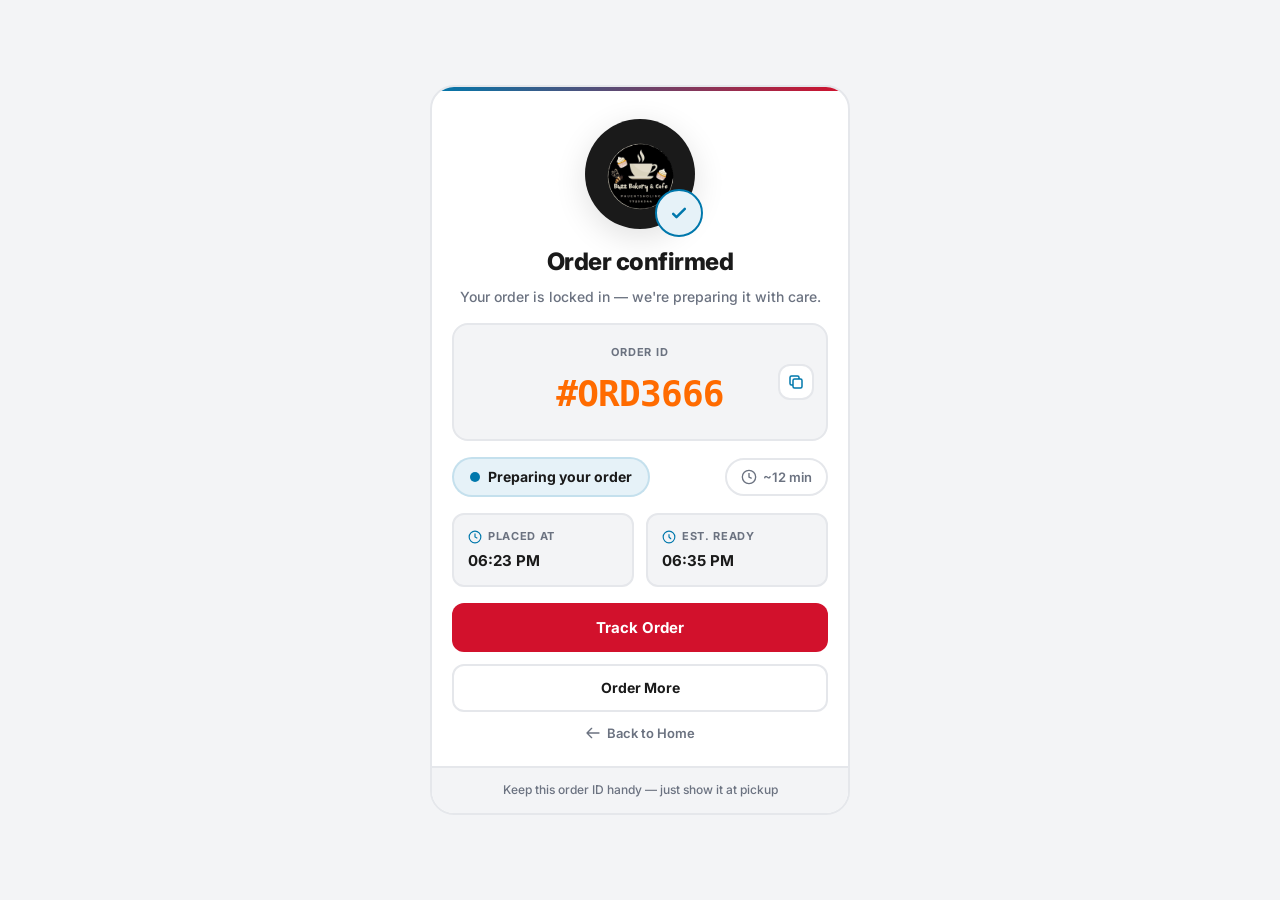
<file: confirmation.html>
<!DOCTYPE html>
<html lang="en">
<head>
  <meta charset="UTF-8" />
  <meta name="viewport" content="width=device-width, initial-scale=1.0, viewport-fit=cover" />
  <title>Order Confirmed · Your Cafe</title>

  <link href="https://fonts.googleapis.com/css2?family=Inter:wght@400;500;600;700;800&display=swap" rel="stylesheet">
  
  <style>
    :root{
      --dom-blue:#0078AC;
      --dom-blue-dark:#005a82;
      --dom-blue-light:#E6F2F8;
      --dom-red:#D2112C;
      --dom-red-dark:#A50D22;
      --dom-red-light:#FDE8EB;
      --dom-orange:#FF6B00;
      --dom-orange-dark:#E55A00;
      --dom-dark:#1A1A1A;
      --dom-gray:#6B7280;
      --dom-gray-light:#F3F4F6;
      --dom-line:#E5E7EB;
      --dom-white:#FFFFFF;
      --radius:12px;
      --radius-lg:16px;
      --radius-xl:24px;
    }

    *{ margin:0; padding:0; box-sizing:border-box; -webkit-tap-highlight-color:transparent; }

    body{
      font-family:'Inter', system-ui, -apple-system, sans-serif;
      background:var(--dom-gray-light);
      color:var(--dom-dark);
      line-height:1.4;
      -webkit-font-smoothing:antialiased;
      text-rendering:optimizeLegibility;
      min-height:100vh;
      display:flex; align-items:center; justify-content:center;
      padding:16px;
    }

    /* Success Checkmark Animation */
    @keyframes checkStroke{
      0%{ stroke-dashoffset:48; }
      100%{ stroke-dashoffset:0; }
    }
    @keyframes checkScale{
      0%,50%{ transform:scale(0); opacity:0; }
      70%{ transform:scale(1.15); opacity:1; }
      100%{ transform:scale(1); opacity:1; }
    }
    @keyframes checkRing{
      0%{ transform:scale(0.8); opacity:0; }
      100%{ transform:scale(1); opacity:1; }
    }

    .check-wrap{
      width:48px; height:48px;
      position:absolute;
      bottom:-8px; right:-8px;
    }
    .check-ring{
      position:absolute; inset:0;
      border-radius:50%;
      background:var(--dom-blue-light);
      border:2.5px solid var(--dom-blue);
      animation:checkRing 0.5s cubic-bezier(0.34,1.56,0.64,1) 0.4s both;
    }
    .check-icon{
      position:absolute; inset:0;
      display:flex; align-items:center; justify-content:center;
      animation:checkScale 0.6s cubic-bezier(0.34,1.56,0.64,1) 0.6s both;
    }
    .check-icon svg{
      width:20px; height:20px;
      color:var(--dom-blue);
    }
    .check-icon svg path{
      stroke-dasharray:48;
      stroke-dashoffset:48;
      animation:checkStroke 0.4s ease 0.9s forwards;
    }

    /* Staggered fade-up */
    @keyframes fadeUp{
      from{ opacity:0; transform:translateY(12px); }
      to{ opacity:1; transform:translateY(0); }
    }
    .fade-up{ animation:fadeUp 0.5s ease both; }
    .delay-1{ animation-delay:0.1s; }
    .delay-2{ animation-delay:0.2s; }
    .delay-3{ animation-delay:0.3s; }
    .delay-4{ animation-delay:0.4s; }
    .delay-5{ animation-delay:0.5s; }

    /* Pulse dot */
    @keyframes pulseDot{
      0%,100%{ box-shadow:0 0 0 3px rgba(0,120,172,0.2); }
      50%{ box-shadow:0 0 0 8px rgba(0,120,172,0.05); }
    }
    .pulse-dot{
      width:10px; height:10px; border-radius:50%; background:var(--dom-blue);
      animation:pulseDot 2s ease-in-out infinite;
    }

    /* Card */
    .card{
      background:var(--dom-white);
      border:2px solid var(--dom-line);
      border-radius:var(--radius-xl);
      width:100%; max-width:420px;
      overflow:hidden;
    }

    /* Logo Space — Large Circle with overlapping checkmark */
    .logo-wrap{
      position:relative;
      width:fit-content;
      margin:0 auto;
    }
    .logo-space{
      width:100px; height:100px;
      border-radius:50%;
      background:var(--dom-dark);
      display:flex; align-items:center; justify-content:center;
      box-shadow:0 8px 32px rgba(0,0,0,0.12);
      overflow:hidden;
    }
    .logo-space img{
      width:85%; height:85%;
      object-fit:contain;
    }

    /* Typography */
    .heading{
      font-weight:800; font-size:22px;
      color:var(--dom-dark); letter-spacing:-0.02em;
      text-align:center;
    }
    .subtext{
      font-size:14px; color:var(--dom-gray);
      font-weight:500; text-align:center;
      line-height:1.5;
    }

    /* Order ID */
    .order-box{
      background:var(--dom-gray-light);
      border:2px solid var(--dom-line);
      border-radius:var(--radius-lg);
      padding:20px;
      text-align:center;
      position:relative;
    }
    .order-label{
      font-size:11px; font-weight:700;
      text-transform:uppercase; letter-spacing:0.08em;
      color:var(--dom-gray); margin-bottom:8px;
    }
    .order-id{
      font-family:'SF Mono', Monaco, monospace;
      font-weight:800; font-size:32px;
      color:var(--dom-orange); letter-spacing:-0.02em;
    }
    .copy-btn{
      position:absolute; right:12px; top:50%; transform:translateY(-50%);
      width:36px; height:36px;
      border-radius:var(--radius);
      border:2px solid var(--dom-line);
      background:var(--dom-white);
      color:var(--dom-blue);
      cursor:pointer;
      display:flex; align-items:center; justify-content:center;
      transition:all 0.2s;
    }
    .copy-btn:hover{ background:var(--dom-blue-light); border-color:var(--dom-blue); }
    .copy-btn:active{ transform:translateY(-50%) scale(0.93); }
    .copy-btn.copied{
      background:var(--dom-blue); color:#fff; border-color:var(--dom-blue);
    }

    /* Status Row */
    .status-row{
      display:flex; align-items:center; justify-content:space-between;
      flex-wrap:wrap; gap:8px;
    }
    .status-badge{
      display:flex; align-items:center; gap:8px;
      background:var(--dom-blue-light);
      border:2px solid rgba(0,120,172,0.15);
      padding:8px 16px; border-radius:999px;
    }
    .status-text{
      font-size:14px; font-weight:700; color:var(--dom-dark);
    }
    .time-badge{
      display:flex; align-items:center; gap:6px;
      background:var(--dom-white);
      border:2px solid var(--dom-line);
      padding:8px 14px; border-radius:999px;
      font-size:13px; font-weight:600; color:var(--dom-gray);
    }

    /* Info Grid */
    .info-grid{
      display:grid; grid-template-columns:1fr 1fr; gap:12px;
    }
    .info-cell{
      background:var(--dom-gray-light);
      border:2px solid var(--dom-line);
      border-radius:var(--radius);
      padding:14px;
    }
    .info-label{
      font-size:11px; font-weight:700;
      text-transform:uppercase; letter-spacing:0.06em;
      color:var(--dom-gray); margin-bottom:6px;
      display:flex; align-items:center; gap:6px;
    }
    .info-label svg{ width:14px; height:14px; color:var(--dom-blue); }
    .info-value{
      font-size:15px; font-weight:700; color:var(--dom-dark);
    }

    /* Buttons */
    .btn-primary{
      display:block; width:100%;
      padding:14px; border:none; border-radius:var(--radius);
      background:var(--dom-red); color:#fff;
      font-family:inherit; font-weight:700; font-size:15px;
      text-align:center; text-decoration:none;
      cursor:pointer; transition:all 0.2s;
    }
    .btn-primary:hover{ background:var(--dom-red-dark); }
    .btn-primary:active{ transform:scale(0.985); }

    .btn-secondary{
      display:block; width:100%;
      padding:12px; border:2px solid var(--dom-line); border-radius:var(--radius);
      background:var(--dom-white); color:var(--dom-dark);
      font-family:inherit; font-weight:700; font-size:14px;
      text-align:center; text-decoration:none;
      cursor:pointer; transition:all 0.2s;
    }
    .btn-secondary:hover{ background:var(--dom-gray-light); border-color:var(--dom-gray); }

    .btn-ghost{
      display:inline-flex; align-items:center; gap:6px;
      font-size:13px; font-weight:600; color:var(--dom-gray);
      text-decoration:none; transition:color 0.2s;
    }
    .btn-ghost:hover{ color:var(--dom-blue); }

    /* Toast */
    #toast{
      position:fixed; bottom:24px; left:50%;
      transform:translateX(-50%) translateY(200%);
      background:var(--dom-dark); color:#fff;
      padding:12px 20px; border-radius:var(--radius-lg);
      font-size:14px; font-weight:600;
      z-index:9999;
      display:flex; align-items:center; gap:8px;
      box-shadow:0 20px 44px -14px rgba(0,0,0,0.35);
      transition:transform 0.4s cubic-bezier(0.34,1.56,0.64,1);
    }
    #toast.show{ transform:translateX(-50%) translateY(0); }

    /* Spacing utilities */
    .p-5{ padding:28px 20px 20px; }
    .space-y-2 > * + *{ margin-top:8px; }
    .space-y-3 > * + *{ margin-top:12px; }
    .space-y-4 > * + *{ margin-top:16px; }
    .text-center{ text-align:center; }

    @media(min-width:640px){
      body{ padding:24px; }
      .heading{ font-size:24px; }
      .logo-space{ width:110px; height:110px; }
      .order-id{ font-size:36px; }
    }

    @media(prefers-reduced-motion:reduce){
      *{ animation-duration:0.001ms !important; transition-duration:0.001ms !important; }
    }
  </style>
</head>
<body>

  <div class="card">
    
    <!-- Top accent bar -->
    <div style="height:4px; background:linear-gradient(90deg, var(--dom-blue) 0%, var(--dom-red) 100%);"></div>

    <div class="p-5 space-y-4">

      <!-- Logo + Overlapping Checkmark -->
      <div class="fade-up delay-1 text-center">
        <div class="logo-wrap">
          <div class="logo-space">
            <img src="image/logo.svg" alt="Buzz Cafe">
          </div>
          <!-- Checkmark overlaps bottom-right of logo -->
          <div class="check-wrap">
            <div class="check-ring"></div>
            <div class="check-icon">
              <svg fill="none" stroke="currentColor" stroke-width="3" viewBox="0 0 24 24">
                <path stroke-linecap="round" stroke-linejoin="round" d="M5 13l4 4L19 7"/>
              </svg>
            </div>
          </div>
        </div>
      </div>

      <!-- Heading -->
      <div class="fade-up delay-2 space-y-2">
        <h1 class="heading">Order confirmed</h1>
        <p class="subtext">Your order is locked in — we're preparing it with care.</p>
      </div>

      <!-- Order ID -->
      <div class="fade-up delay-3">
        <div class="order-box">
          <div class="order-label">Order ID</div>
          <div class="order-id" id="order-id">#----</div>
          <button class="copy-btn" id="copy-btn" aria-label="Copy order ID">
            <svg id="copy-icon" width="18" height="18" fill="none" stroke="currentColor" stroke-width="2" viewBox="0 0 24 24">
              <path stroke-linecap="round" stroke-linejoin="round" d="M8 16H6a2 2 0 01-2-2V6a2 2 0 012-2h8a2 2 0 012 2v2m-6 12h8a2 2 0 002-2v-8a2 2 0 00-2-2h-8a2 2 0 00-2 2v8a2 2 0 002 2z"/>
            </svg>
            <svg id="check-icon" width="18" height="18" fill="none" stroke="currentColor" stroke-width="3" viewBox="0 0 24 24" style="display:none;">
              <path stroke-linecap="round" stroke-linejoin="round" d="M5 13l4 4L19 7"/>
            </svg>
          </button>
        </div>
      </div>

      <!-- Status & Time -->
      <div class="fade-up delay-4">
        <div class="status-row">
          <div class="status-badge">
            <div class="pulse-dot"></div>
            <span class="status-text">Preparing your order</span>
          </div>
          <div class="time-badge">
            <svg width="16" height="16" fill="none" stroke="currentColor" stroke-width="2" viewBox="0 0 24 24">
              <circle cx="12" cy="12" r="10"/>
              <polyline points="12 6 12 12 16 14"/>
            </svg>
            <span id="estimated-time">~12 min</span>
          </div>
        </div>
      </div>

      <!-- Info Grid -->
      <div class="fade-up delay-4">
        <div class="info-grid">
          <div class="info-cell">
            <div class="info-label">
              <svg fill="none" stroke="currentColor" stroke-width="2" viewBox="0 0 24 24">
                <circle cx="12" cy="12" r="10"/>
                <polyline points="12 6 12 12 16 14"/>
              </svg>
              Placed at
            </div>
            <div class="info-value" id="placed-time">--:--</div>
          </div>
          <div class="info-cell">
            <div class="info-label">
              <svg fill="none" stroke="currentColor" stroke-width="2" viewBox="0 0 24 24">
                <path stroke-linecap="round" stroke-linejoin="round" d="M12 8v4l3 3M12 22a10 10 0 100-20 10 10 0 000 20z"/>
              </svg>
              Est. ready
            </div>
            <div class="info-value" id="ready-time">--:--</div>
          </div>
        </div>
      </div>

      <!-- Actions -->
      <div class="fade-up delay-5 space-y-3">
        <a href="track.html" id="track-link" class="btn-primary">
          Track Order
        </a>
        <a href="menu.html" class="btn-secondary">
          Order More
        </a>
        <div class="text-center">
          <a href="index.html" class="btn-ghost">
            <svg width="16" height="16" fill="none" stroke="currentColor" stroke-width="2" viewBox="0 0 24 24">
              <path stroke-linecap="round" stroke-linejoin="round" d="M10 19l-7-7m0 0l7-7m-7 7h18"/>
            </svg>
            Back to Home
          </a>
        </div>
      </div>

    </div>

    <!-- Footer Note -->
    <div style="background:var(--dom-gray-light); border-top:2px solid var(--dom-line); padding:14px 20px; text-align:center;">
      <p style="font-size:12px; color:var(--dom-gray); font-weight:500;">
        Keep this order ID handy — just show it at pickup
      </p>
    </div>
  </div>

  <!-- Toast -->
  <div id="toast" role="status" aria-live="polite">
    <svg width="16" height="16" fill="none" stroke="currentColor" stroke-width="3" viewBox="0 0 24 24">
      <path stroke-linecap="round" stroke-linejoin="round" d="M5 13l4 4L19 7"/>
    </svg>
    <span id="toast-msg">Copied!</span>
  </div>

  <script>
    (function() {
      const urlParams = new URLSearchParams(window.location.search);
      let orderParam = urlParams.get('order');
      let finalOrderId = (orderParam && orderParam.trim() !== '') ? orderParam : 'ORD' + Math.floor(Math.random() * 9000 + 1000);
      
      const orderEl = document.getElementById('order-id');
      if (orderEl) orderEl.textContent = '#' + finalOrderId;

      const trackLink = document.getElementById('track-link');
      if (trackLink) trackLink.href = 'track.html?order=' + encodeURIComponent(finalOrderId);

      const now = new Date();
      const placedEl = document.getElementById('placed-time');
      if (placedEl) {
        placedEl.textContent = now.toLocaleTimeString([], { hour: '2-digit', minute: '2-digit' });
      }

      const minsToAdd = Math.floor(Math.random() * (15 - 8 + 1) + 8);
      const readyDate = new Date(now.getTime() + minsToAdd * 60000);
      const readyFormatted = readyDate.toLocaleTimeString([], { hour: '2-digit', minute: '2-digit' });
      
      const readyEl = document.getElementById('ready-time');
      if (readyEl) readyEl.textContent = readyFormatted;

      const estEl = document.getElementById('estimated-time');
      if (estEl) estEl.textContent = '~' + minsToAdd + ' min';

      const copyBtn = document.getElementById('copy-btn');
      const copyIcon = document.getElementById('copy-icon');
      const checkIcon = document.getElementById('check-icon');
      const toast = document.getElementById('toast');
      const toastMsg = document.getElementById('toast-msg');

      function showToast(message) {
        toastMsg.textContent = message;
        toast.classList.add('show');
        setTimeout(() => toast.classList.remove('show'), 2500);
      }

      if (copyBtn) {
        copyBtn.addEventListener('click', async () => {
          const orderFull = '#' + finalOrderId;
          try {
            await navigator.clipboard.writeText(orderFull);
          } catch (err) {
            const ta = document.createElement('textarea');
            ta.value = orderFull;
            document.body.appendChild(ta);
            ta.select();
            document.execCommand('copy');
            document.body.removeChild(ta);
          }
          
          copyBtn.classList.add('copied');
          copyIcon.style.display = 'none';
          checkIcon.style.display = 'block';
          showToast('Copied ' + orderFull);
          
          setTimeout(() => {
            copyBtn.classList.remove('copied');
            copyIcon.style.display = 'block';
            checkIcon.style.display = 'none';
          }, 2000);
        });
      }

      console.log('[Order confirmed] ' + finalOrderId + ' · ready around ' + readyFormatted);
    })();
  </script>
</body>
</html>
</file>
